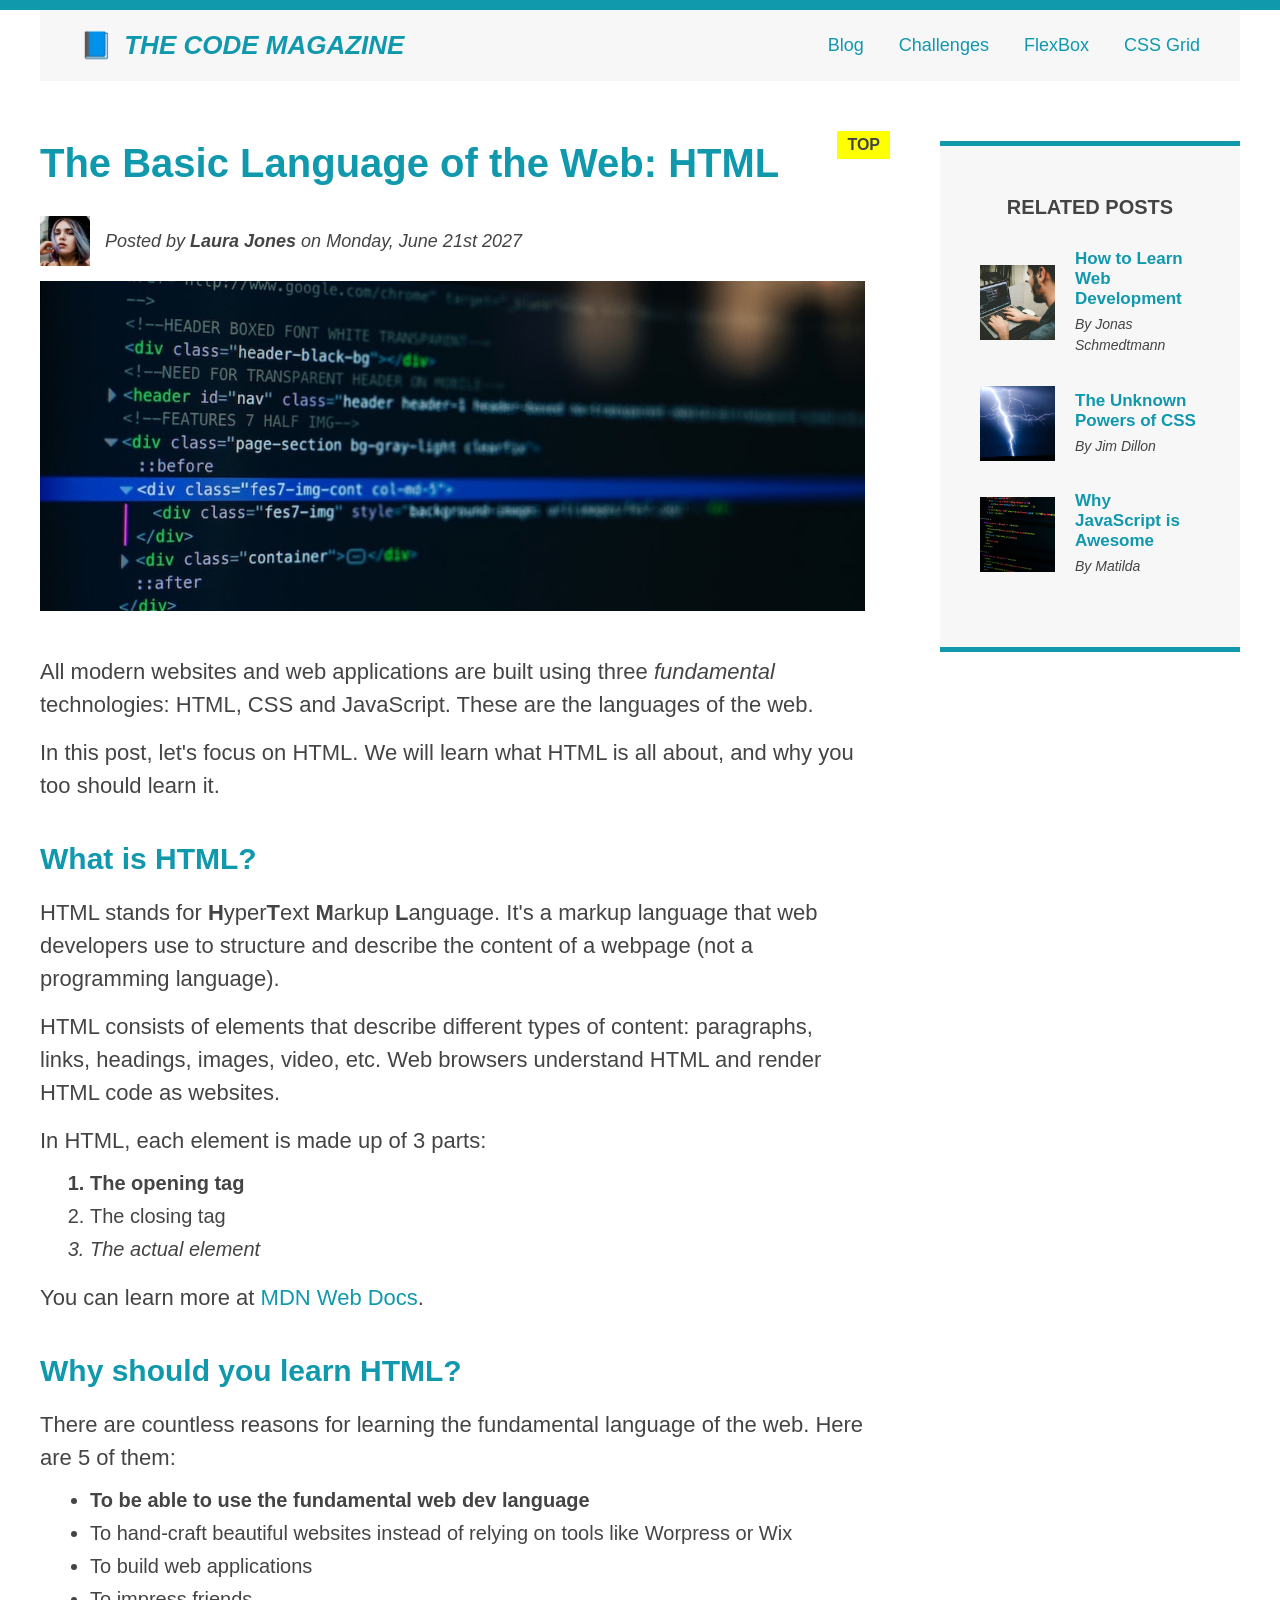
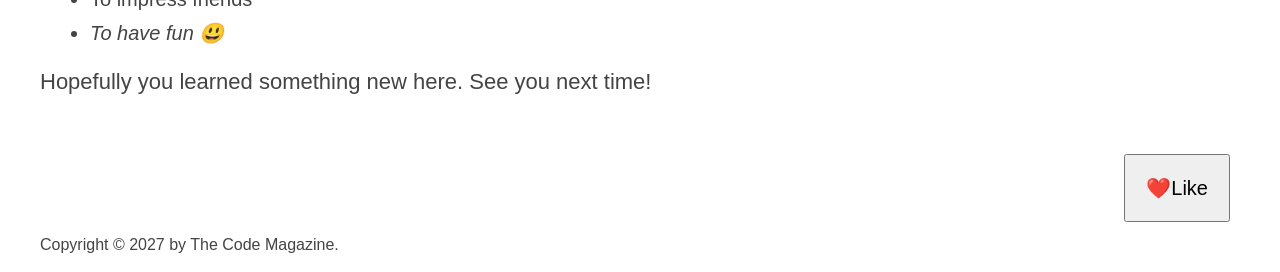
<file: index.html>
<!doctype html>
<html lang="en">
  <head>
    <meta charset="UTF-8" />
    <link href="style.css" rel="stylesheet" >
    <title>(demo)The Basic Language of the web:HTML</title>
  </head>
  <body>

    <div class="container">
    <header class="main-header clearfix">
    <h1>📘 The Code Magazine</h1>

<nav>
    <a href="blog.html">Blog</a>
    <a href="#">Challenges</a>
    <a href="flexbox.html">FlexBox</a>
    <a href="css-grid.html">CSS Grid</a>
</nav>

<!-- <div class="clear"></div> -->
</header>
<!-- <div class="row"> -->
<article>
  <header class="post-header">
    <h2>The Basic Language of the Web: HTML</h2>

    <div class="author-box">
    <img src="img/laura-jones.jpg" alt="author" height="50" width="50" class="author-img"/>

    <p id="author" class="author">Posted by <strong> Laura Jones</strong> on Monday, June 21st 2027</p>
</div>
    <img
      src="img/post-img.jpg"
      alt="html code image"
      height="200"
      width="500"
      class="post-img"  
    />
 
</header>

    <p>
      All modern websites and web applications are built using three<em>
        fundamental</em
      >
      technologies: HTML, CSS and JavaScript. These are the languages of the
      web.
    </p>

    <p>
      In this post, let's focus on HTML. We will learn what HTML is all about,
      and why you too should learn it.
    </p>

    <h3>What is HTML?</h3>

    <p>
      HTML stands for <strong>H</strong>yper<strong>T</strong>ext
      <strong>M</strong>arkup <strong>L</strong>anguage. It's a markup language
      that web developers use to structure and describe the content of a webpage
      (not a programming language).
    </p>

    <p>
      HTML consists of elements that describe different types of content:
      paragraphs, links, headings, images, video, etc. Web browsers understand
      HTML and render HTML code as websites.
    </p>

    <p>In HTML, each element is made up of 3 parts:</p>

    <ol>
      <li class="first-li">The opening tag</li>
      <li>The closing tag</li>
      <li>The actual element</li>
    </ol>

    <p>
      You can learn more at
      <a href="hhtps://developer.mozilla.org/en-US/docs/Web/HTML"
        >MDN Web Docs</a target="_blank"
      >.
    </p>

    <h3>Why should you learn HTML?</h3>

    <p>
      There are countless reasons for learning the fundamental language of the
      web. Here are 5 of them:
    </p>

    <ul>
      <li class="first-li">To be able to use the fundamental web dev language</li>
      <li>
        To hand-craft beautiful websites instead of relying on tools like
        Worpress or Wix
      </li>
      <li>To build web applications</li>
      <li>To impress friends</li>
      <li>To have fun 😃</li>
    </ul>

    <p>Hopefully you learned something new here. See you next time!</p>
    </article>
    
<aside>
    <h4>Related posts</h4>

    <ul class="related">
      <li class="related-post">
        <img src="img/related-1.jpg" alt="related1" height="75" width="75" />
        <div>
        <a href="#" class="related-link">How to Learn Web Development</a>
        <p class="related-author">By Jonas Schmedtmann</p>
        </div>
      </li>
      <li class="related-post">
        <img src="img/related-2.jpg" alt="related2" height="75" width="75" />
        <div>
        <a href="#" class="related-link">The Unknown Powers of CSS</a>
        <p class="related-author">By Jim Dillon</p>
        </div>
      </li>
      <li class="related-post">
        <img src="img/related-3.jpg" alt="related3" height="75" width="75" />
        <div>
        <a href="#" class="related-link">Why JavaScript is Awesome</a>
        <p class="related-author">By Matilda</p>
        </div>
      </li>
    </ul>
    </aside>
    <!-- </div> -->
    
    <footer>
      <p id="Copyright">Copyright &copy; 2027 by The Code Magazine.</p>
    </footer>
    </div>
       <button>❤️Like</button>
  </body>
</html>
</file>
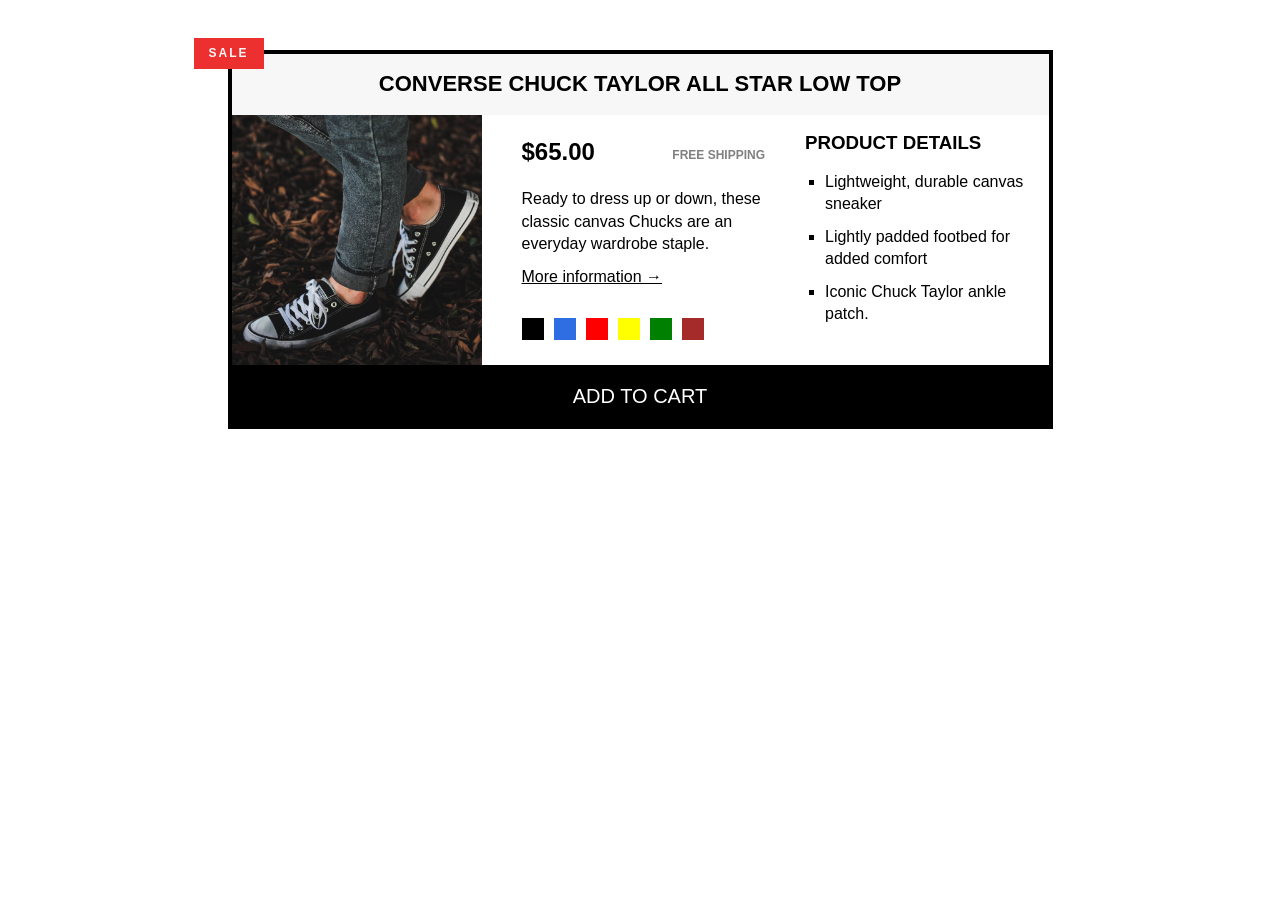
<file: challenges.html>
<!doctype html>
<html lang="en">
  <head>
    <meta charset="UTF-8" />
    <link href="challenge.css" rel="stylesheet" />
    <title>challenge</title>
  </head>
  <body>
    <div>
      <article>
        <h1>Converse Chuck Taylor All Star Low Top</h1>

        <img
          class="img"
          src="img/challenges.jpg"
          alt="shoeimage"
          height="250"
          width="250"
        />
        <div class="c1">
          <div class="product-price">
            <p class="dollar"><strong>$65.00</strong></p>
            <p class="Free">Free shipping</p>
          </div>
          <p class="sale">Sale</p>
          <p class="para">
            Ready to dress up or down, these classic canvas Chucks are an
            everyday wardrobe staple.
          </p>
          <a href="#">More information &rarr;</a>
          <div class="product-colors">
            <div class="color"></div>
            <div class="color color-blue"></div>
            <div class="color color-red"></div>
            <div class="color color-yellow"></div>
            <div class="color color-green"></div>
            <div class="color color-brown"></div>
          </div>
        </div>
        <div class="c2">
          <h3>Product details</h3>
          <ul>
            <li>Lightweight, durable canvas sneaker</li>
            <li>Lightly padded footbed for added comfort</li>
            <li>Iconic Chuck Taylor ankle patch.</li>
          </ul>
        </div>

        <button>Add to cart</button>
      </article>
    </div>
  </body>
</html>
</file>
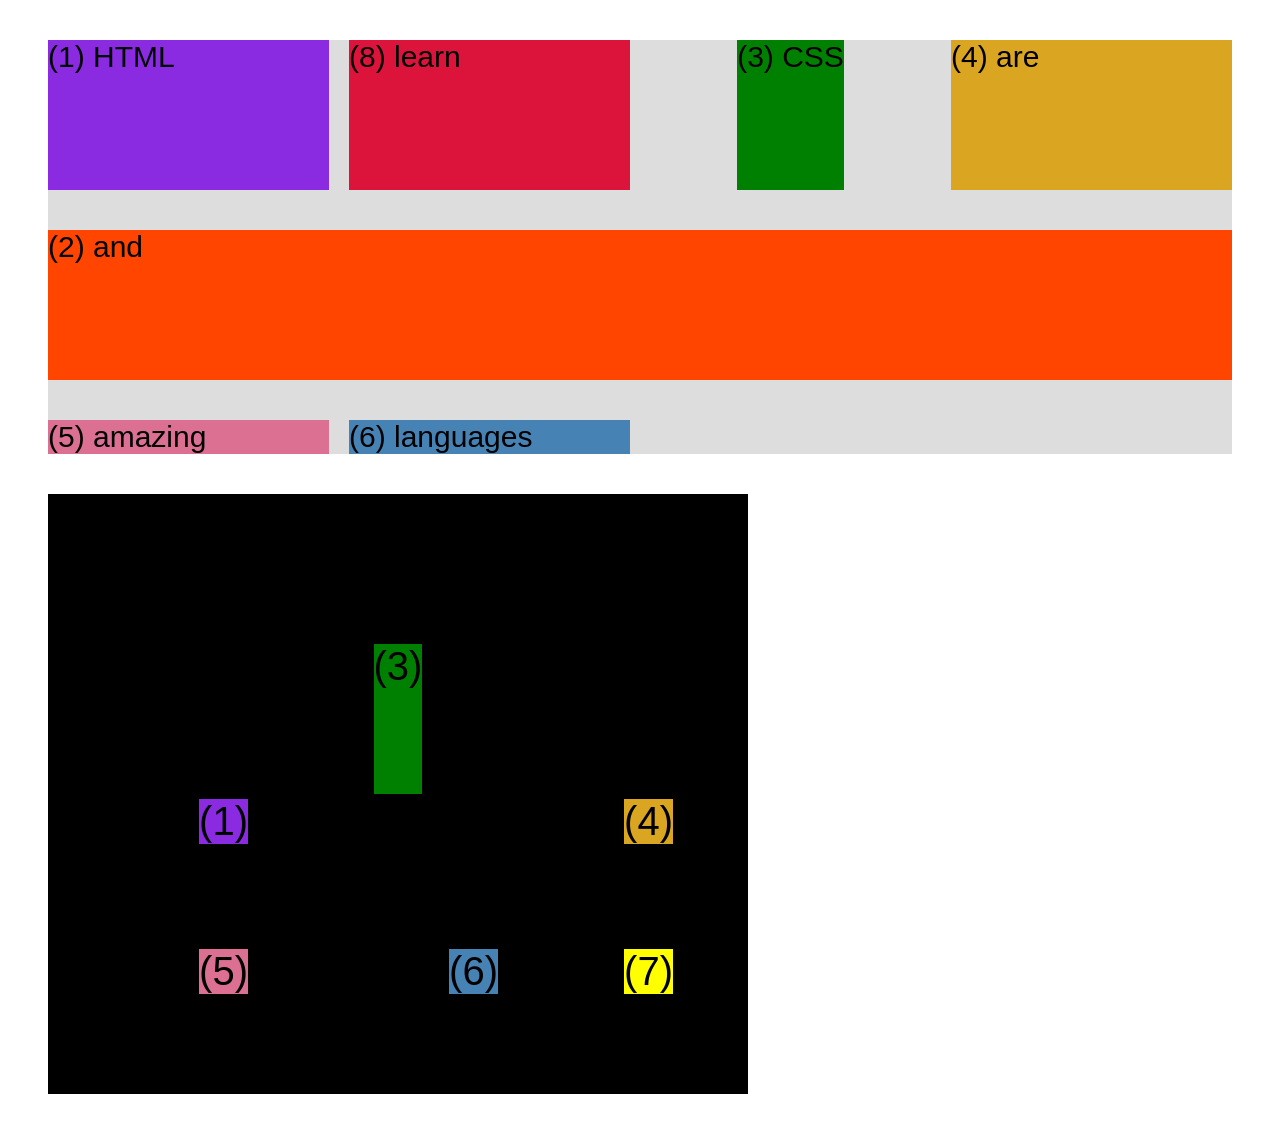
<file: css-grid.html>
<!doctype html>
<html lang="en">
  <head>
    <meta charset="UTF-8" />
    <meta http-equiv="X-UA-Compatible" content="IE=edge" />
    <meta name="viewport" content="width=device-width, initial-scale=1.0" />
    <title>CSS Grid</title>
    <style>
      .el--1 {
        background-color: blueviolet;
      }
      .el--2 {
        background-color: orangered;
      }
      .el--3 {
        background-color: green;
        height: 150px;
      }
      .el--4 {
        background-color: goldenrod;
      }
      .el--5 {
        background-color: palevioletred;
      }
      .el--6 {
        background-color: steelblue;
      }
      .el--7 {
        background-color: yellow;
      }
      .el--8 {
        background-color: crimson;
      }

      .container--1 {
        /* STARTER */
        display: none;
        font-family: sans-serif;
        background-color: #ddd;
        font-size: 30px;
        margin: 40px;

        /* CSS GRID */
        display: grid;
        /* grid-template-columns: 1fr 1fr 1fr auto; */
        /* grid-template-rows: 300px 200px; */
        grid-template-columns: repeat(4, 1fr);
        grid-template-rows: 1fr 1fr;
        /* height: 500px; */

        /* gap: 30px; */
        column-gap: 20px;
        row-gap: 40px;
      }

      .el--8 {
        grid-column: 2 / 3;
        grid-row: 1 / 2;
      }

      .el--2 {
        /* grid-column: 1 / span 1; */
        grid-column: 1 / -1;
        grid-row: 2;
      }

      .container--2 {
        /* STARTER */
        font-family: sans-serif;
        background-color: black;
        font-size: 40px;
        margin: 40px;

        width: 700px;
        height: 600px;

        /* CSS GRID */
        display: grid;
        grid-template-columns: 125px 200px 125px;
        grid-template-rows: 250px 100px;
        gap: 50px;

        justify-content: center;
        align-content: center;

        align-items: end;
        justify-items: end;
      }

      .el--3 {
        align-self: center;
        justify-self: center;
      }
    </style>
  </head>
  <body>
    <div class="container--1">
      <div class="el el--1">(1) HTML</div>
      <div class="el el--2">(2) and</div>
      <div class="el el--3">(3) CSS</div>
      <div class="el el--4">(4) are</div>
      <div class="el el--5">(5) amazing</div>
      <div class="el el--6">(6) languages</div>
      <!-- <div class="el el--7">(7) to</div> -->
      <div class="el el--8">(8) learn</div>
    </div>

    <div class="container--2">
      <div class="el el--1">(1)</div>
      <div class="el el--3">(3)</div>
      <div class="el el--4">(4)</div>
      <div class="el el--5">(5)</div>
      <div class="el el--6">(6)</div>
      <div class="el el--7">(7)</div>
    </div>
  </body>
</html>
</file>
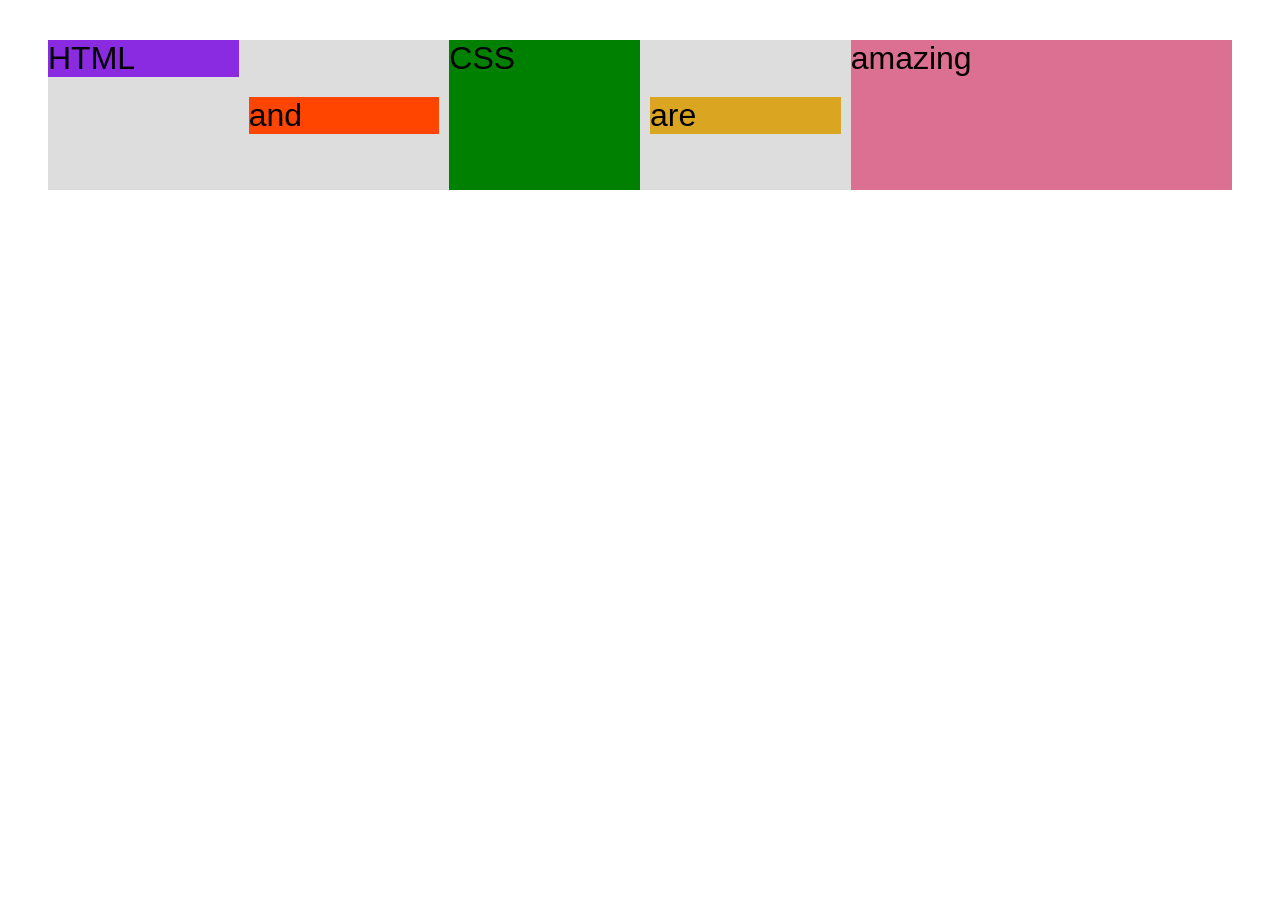
<file: flexbox.html>
<!doctype html>
<html lang="en">
  <head>
    <meta charset="UTF-8" />
    <meta http-equiv="X-UA-Compatible" content="IE=edge" />
    <meta name="viewport" content="width=device-width, initial-scale=1.0" />
    <title>Flexbox</title>
    <style>
      .el--1 {
        background-color: blueviolet;
      }
      .el--2 {
        background-color: orangered;
      }
      .el--3 {
        background-color: green;
        height: 150px;
      }
      .el--4 {
        background-color: goldenrod;
      }
      .el--5 {
        background-color: palevioletred;
      }
      .el--6 {
        background-color: steelblue;
      }
      .el--7 {
        background-color: yellow;
      }
      .el--8 {
        background-color: crimson;
      }

      .container {
        /* STARTER */
        font-family: sans-serif;
        background-color: #ddd;
        font-size: 32px;
        margin: 40px;

        /* FLEXBOX */
        display: flex;
        align-items: center;
        justify-content: flex-start;
        gap: 10px;
      }

      .el {
        /* flex-grow: 0;
        flex-shrink: 1;
        flex-basis: auto; */
        /* margin-right: 30px; */

        flex-basis: 200px;
        flex-shrink: 0;
        /* flex-grow: 1; */
        /* flex: 0 0 200px;*/
        flex: 1;
      }

      .el--1 {
        align-self: flex-start;
        flex-grow: 1;
      }

      .el--5 {
        align-self: stretch;
        order: 1;
        flex-grow: 2;
      }

      .el--6 {
        order: -1;
      }
    </style>
  </head>
  <body>
    <div class="container">
      <div class="el el--1">HTML</div>
      <div class="el el--2">and</div>
      <div class="el el--3">CSS</div>
      <div class="el el--4">are</div>
      <div class="el el--5">amazing</div>
      <!-- <div class="el el--6">languages</div> -->
      <!-- <div class="el el--7">to</div> -->
      <!-- <div class="el el--8">learn</div> -->
    </div>
  </body>
</html>
</file>
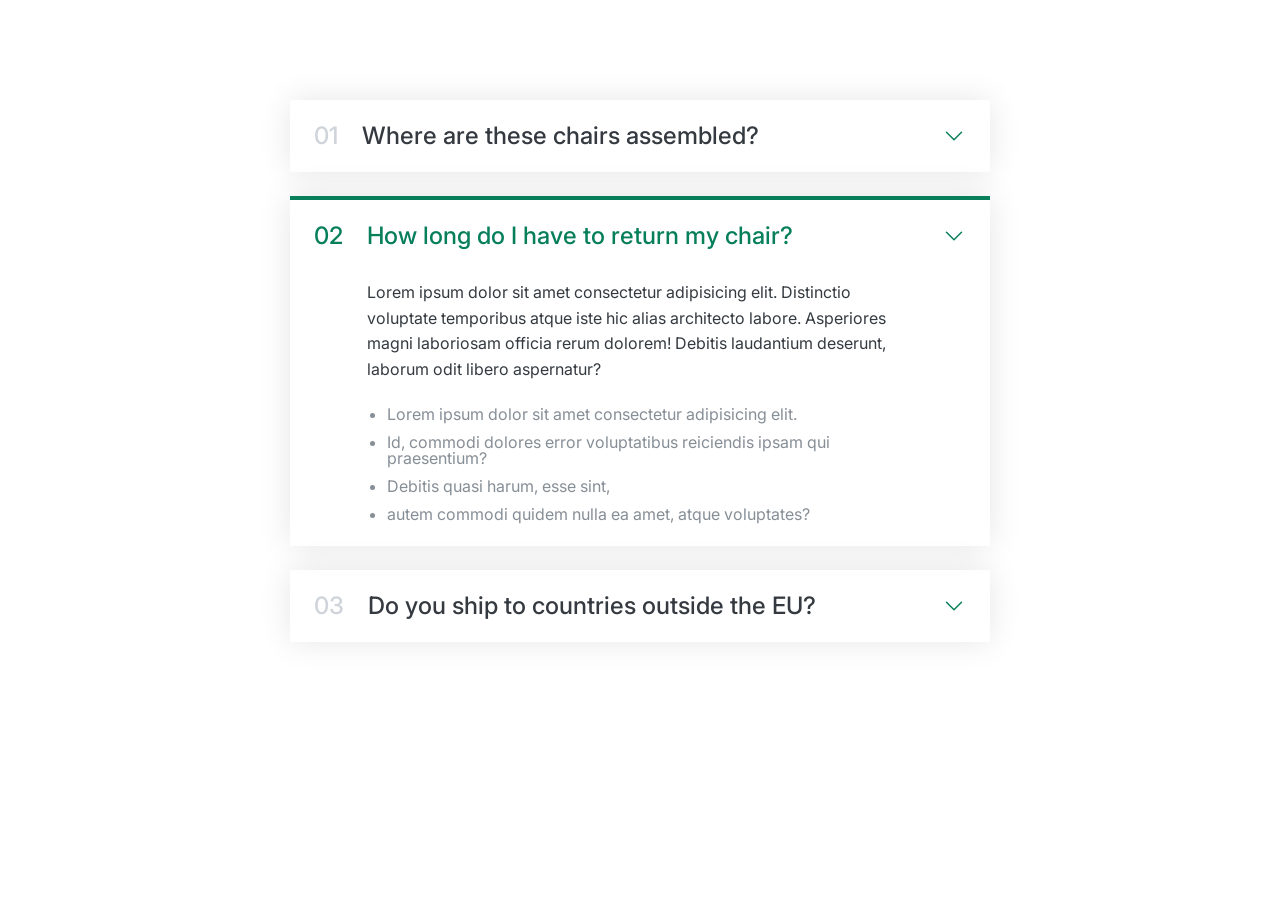
<file: Components-&-Layouts/01-accordion.html>
<!doctype html>
<html lang="en">
  <head>
    <meta charset="UTF-8" />
    <meta name="viewport" content="width=device-width, initial-scale=1.0" />
    <link rel="preconnect" href="https://fonts.googleapis.com" />
    <link rel="preconnect" href="https://fonts.gstatic.com" crossorigin />
    <link
      href="https://fonts.googleapis.com/css2?family=Inter:ital,opsz@400;500;700&display=swap"
      rel="stylesheet"
    />

    <title>Accordion Component</title>

    <style>
      * {
        margin: 0;
        padding: 0;
        box-sizing: border-box;
      }

      body {
        font-family: "Inter", sans-serif;
        color: #343a40;
        line-height: 1;
      }
      .accordion {
        width: 700px;
        margin: 100px auto;
        display: flex;
        flex-direction: column;
        gap: 24px;
      }

      .item {
        box-shadow: 0 0 32px rgb(0, 0, 0, 0.1);
        padding: 24px;

        display: grid;
        grid-template-columns: auto 1fr auto;
        column-gap: 24px;
        row-gap: 32px;
        align-items: center;
      }

      .number,
      .text {
        font-size: 24px;
        font-weight: 500;
        /* color: #087f5b; */
      }

      .number {
        color: #ced4da;
      }
      .icon {
        width: 24px;
        height: 24px;
        stroke: #087f5b;
      }

      .hidden-box {
        grid-column: 2;
        display: none;
      }

      .open {
        border-top: 4px solid #087f5b;
      }

      .open .hidden-box {
        display: block;
      }

      .open .number,
      .open .text {
        color: #087f5b;
      }

      .hidden-box p {
        line-height: 1.6;
        margin-bottom: 24px;
      }

      .hidden-box ul {
        color: #868e96;
        margin-left: 20px;
        display: flex;
        flex-direction: column;
        gap: 12px;
      }
    </style>
  </head>
  <body>
    <div class="accordion">
      <div class="item">
        <p class="number">01</p>
        <p class="text">Where are these chairs assembled?</p>
        <svg
          xmlns="http://www.w3.org/2000/svg"
          fill="none"
          viewBox="0 0 24 24"
          stroke-width="1.5"
          stroke="currentColor"
          class="icon"
        >
          <path
            stroke-linecap="round"
            stroke-linejoin="round"
            d="m19.5 8.25-7.5 7.5-7.5-7.5"
          />
        </svg>

        <div class="hidden-box">
          <p>
            Lorem ipsum dolor sit amet consectetur adipisicing elit. Distinctio
            voluptate temporibus atque iste hic alias architecto labore.
            Asperiores magni laboriosam officia rerum dolorem! Debitis
            laudantium deserunt, laborum odit libero aspernatur?
          </p>
          <ul>
            <li>Lorem ipsum dolor sit amet consectetur adipisicing elit.</li>
            <li>
              Id, commodi dolores error voluptatibus reiciendis ipsam qui
              praesentium?
            </li>
            <li>Debitis quasi harum, esse sint,</li>
            <li>autem commodi quidem nulla ea amet, atque voluptates?</li>
          </ul>
        </div>
      </div>

      <div class="item open">
        <p class="number">02</p>
        <p class="text">How long do I have to return my chair?</p>
        <svg
          xmlns="http://www.w3.org/2000/svg"
          fill="none"
          viewBox="0 0 24 24"
          stroke-width="1.5"
          stroke="currentColor"
          class="icon"
        >
          <path
            stroke-linecap="round"
            stroke-linejoin="round"
            d="m19.5 8.25-7.5 7.5-7.5-7.5"
          />
        </svg>

        <div class="hidden-box">
          <p>
            Lorem ipsum dolor sit amet consectetur adipisicing elit. Distinctio
            voluptate temporibus atque iste hic alias architecto labore.
            Asperiores magni laboriosam officia rerum dolorem! Debitis
            laudantium deserunt, laborum odit libero aspernatur?
          </p>
          <ul>
            <li>Lorem ipsum dolor sit amet consectetur adipisicing elit.</li>
            <li>
              Id, commodi dolores error voluptatibus reiciendis ipsam qui
              praesentium?
            </li>
            <li>Debitis quasi harum, esse sint,</li>
            <li>autem commodi quidem nulla ea amet, atque voluptates?</li>
          </ul>
        </div>
      </div>

      <div class="item">
        <p class="number">03</p>
        <p class="text">Do you ship to countries outside the EU?</p>
        <svg
          xmlns="http://www.w3.org/2000/svg"
          fill="none"
          viewBox="0 0 24 24"
          stroke-width="1.5"
          stroke="currentColor"
          class="icon"
        >
          <path
            stroke-linecap="round"
            stroke-linejoin="round"
            d="m19.5 8.25-7.5 7.5-7.5-7.5"
          />
        </svg>

        <div class="hidden-box">
          <p>
            Lorem ipsum dolor sit amet consectetur adipisicing elit. Distinctio
            voluptate temporibus atque iste hic alias architecto labore.
            Asperiores magni laboriosam officia rerum dolorem! Debitis
            laudantium deserunt, laborum odit libero aspernatur?
          </p>
          <ul>
            <li>Lorem ipsum dolor sit amet consectetur adipisicing elit.</li>
            <li>
              Id, commodi dolores error voluptatibus reiciendis ipsam qui
              praesentium?
            </li>
            <li>Debitis quasi harum, esse sint,</li>
            <li>autem commodi quidem nulla ea amet, atque voluptates?</li>
          </ul>
        </div>
      </div>
    </div>
  </body>
</html>
</file>
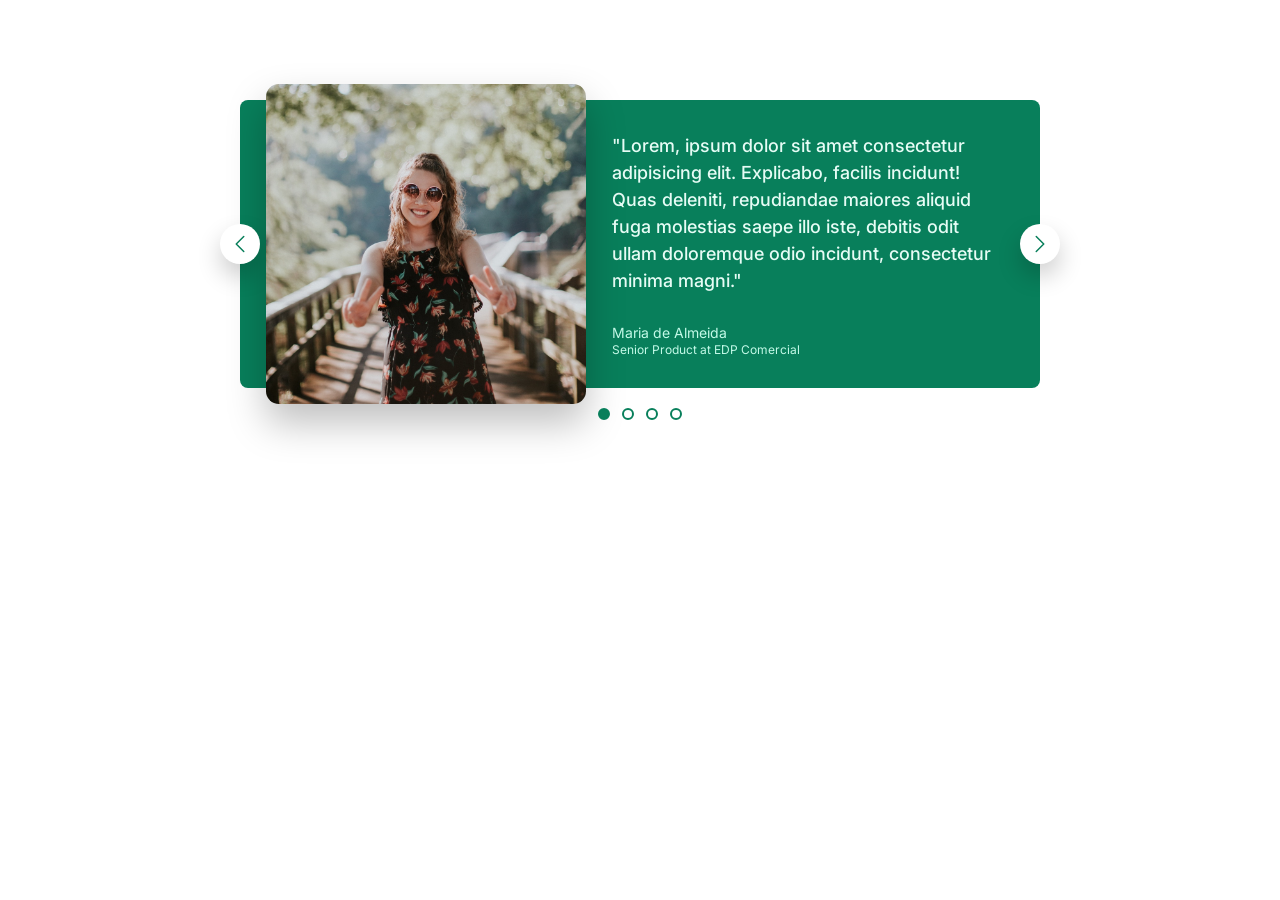
<file: Components-&-Layouts/02-carousel.html>
<!doctype html>
<html lang="en">
  <head>
    <meta charset="UTF-8" />
    <meta name="viewport" content="width=device-width, initial-scale=1.0" />
    <link rel="preconnect" href="https://fonts.googleapis.com" />
    <link rel="preconnect" href="https://fonts.gstatic.com" crossorigin />
    <link
      href="https://fonts.googleapis.com/css2?family=Inter:ital,opsz@400;500;700&display=swap"
      rel="stylesheet"
    />

    <title>Carousel Component</title>

    <style>
      * {
        margin: 0;
        padding: 0;
        box-sizing: border-box;
      }

      body {
        font-family: "Inter", sans-serif;
        color: #343a40;
        line-height: 1;
      }

      .carousel {
        width: 800px;
        margin: 100px auto;
        background-color: #087f5b;
        border-radius: 8px;
        display: flex;
        align-items: center;
        padding: 32px 48px 32px 86px;
        gap: 86px;
        position: relative;
      }

      img {
        height: 200px;
        border-radius: 8px;
        transform: scale(1.6);
        box-shadow: 0 12px 24px rgba(0, 0, 0, 0.25);
      }

      .testimonial-text {
        font-size: 18px;
        font-weight: 500;
        line-height: 1.5;
        margin-bottom: 32px;
        color: #e6fcf5;
      }

      .testimonial-author {
        font-size: 14px;
        margin-bottom: 4px;
        color: #c3fae8;
      }

      .testimonial-job {
        font-size: 12px;
        color: #c3fae8;
      }

      .btn {
        background-color: #fff;
        border: none;
        height: 40px;
        width: 40px;
        border-radius: 50%;
        position: absolute;
        display: flex;
        box-shadow: 0 12px 24px rgba(0, 0, 0, 0.2);
        align-items: center;
        justify-content: center;
        cursor: pointer;
      }

      .btn-icon {
        height: 24px;
        width: 24px;
        stroke: #087f5b;
      }

      .btn--left {
        left: 0;
        top: 50%;
        transform: translate(-50%, -50%);
      }

      .btn--right {
        right: 0;
        top: 50%;
        transform: translate(50%, -50%);
      }

      .dots {
        position: absolute;
        left: 50%;
        bottom: 0;
        transform: translate(-50%, 32px);
        display: flex;
        gap: 12px;
      }

      .dot {
        height: 12px;
        width: 12px;
        background-color: #fff;
        border: 2px solid #087f5b;
        border-radius: 50%;
        cursor: pointer;
      }

      .dot--fill {
        background-color: #087f5b;
      }
    </style>
  </head>
  <body>
    <div class="carousel">
      <img src="maria.jpg" alt="maria de almedia" />
      <blockquote class="testimonial">
        <p class="testimonial-text">
          "Lorem, ipsum dolor sit amet consectetur adipisicing elit. Explicabo,
          facilis incidunt! Quas deleniti, repudiandae maiores aliquid fuga
          molestias saepe illo iste, debitis odit ullam doloremque odio
          incidunt, consectetur minima magni."
        </p>
        <p class="testimonial-author">Maria de Almeida</p>
        <p class="testimonial-job">Senior Product at EDP Comercial</p>
      </blockquote>

      <button class="btn btn--left">
        <svg
          xmlns="http://www.w3.org/2000/svg"
          fill="none"
          viewBox="0 0 24 24"
          stroke-width="1.5"
          stroke="currentColor"
          class="btn-icon"
        >
          <path
            stroke-linecap="round"
            stroke-linejoin="round"
            d="M15.75 19.5 8.25 12l7.5-7.5"
          />
        </svg>
      </button>
      <button class="btn btn--right">
        <svg
          xmlns="http://www.w3.org/2000/svg"
          fill="none"
          viewBox="0 0 24 24"
          stroke-width="1.5"
          stroke="currentColor"
          class="btn-icon"
        >
          <path
            stroke-linecap="round"
            stroke-linejoin="round"
            d="m8.25 4.5 7.5 7.5-7.5 7.5"
          />
        </svg>
      </button>
      <div class="dots">
        <button class="dot dot--fill">&nbsp</button>
        <button class="dot">&nbsp</button>
        <button class="dot">&nbsp</button>
        <button class="dot">&nbsp</button>
      </div>
    </div>
  </body>
</html>
</file>
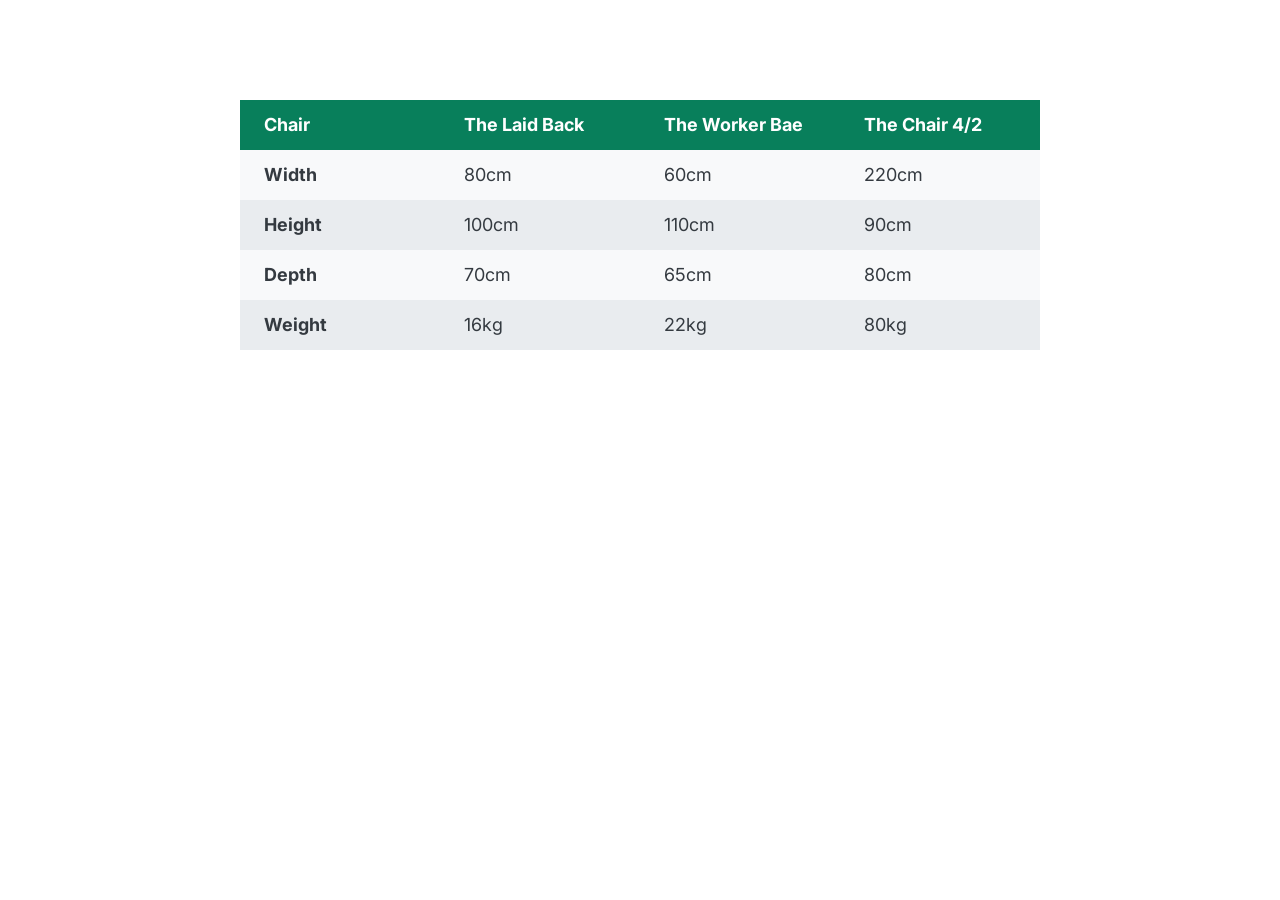
<file: Components-&-Layouts/03-table.html>
<!doctype html>
<html lang="en">
  <head>
    <meta charset="UTF-8" />
    <meta name="viewport" content="width=device-width, initial-scale=1.0" />
    <link rel="preconnect" href="https://fonts.googleapis.com" />
    <link rel="preconnect" href="https://fonts.gstatic.com" crossorigin />
    <link
      href="https://fonts.googleapis.com/css2?family=Inter:ital,opsz@400;500;700&display=swap"
      rel="stylesheet"
    />

    <title>Accordion Component</title>

    <style>
      * {
        margin: 0;
        padding: 0;
        box-sizing: border-box;
      }

      body {
        font-family: "Inter", sans-serif;
        color: #343a40;
        line-height: 1;
        display: flex;
        justify-content: center;
      }

      table {
        width: 800px;
        font-size: 18px;
        margin-top: 100px;
        /* border: 1px solid #343a40; */
        border-collapse: collapse;
      }

      th,
      td {
        /* border: 1px solid #343a40; */
        padding: 16px 24px;
        text-align: left;
      }
      thead th {
        background-color: #087f5b;
        color: white;
        width: 25%;
      }

      tbody tr:nth-child(odd) {
        background-color: #f8f9fa;
      }

      tbody tr:nth-child(even) {
        background-color: #e9ecef;
      }
    </style>
  </head>
  <body>
    <table>
      <thead>
        <tr>
          <th>Chair</th>
          <th>The Laid Back</th>
          <th>The Worker Bae</th>
          <th>The Chair 4/2</th>
        </tr>
      </thead>

      <tbody>
        <tr>
          <th>Width</th>
          <td>80cm</td>
          <td>60cm</td>
          <td>220cm</td>
        </tr>
        <tr>
          <th>Height</th>
          <td>100cm</td>
          <td>110cm</td>
          <td>90cm</td>
        </tr>
        <tr>
          <th>Depth</th>
          <td>70cm</td>
          <td>65cm</td>
          <td>80cm</td>
        </tr>
        <tr>
          <th>Weight</th>
          <td>16kg</td>
          <td>22kg</td>
          <td>80kg</td>
        </tr>
      </tbody>
    </table>
  </body>
</html>
</file>
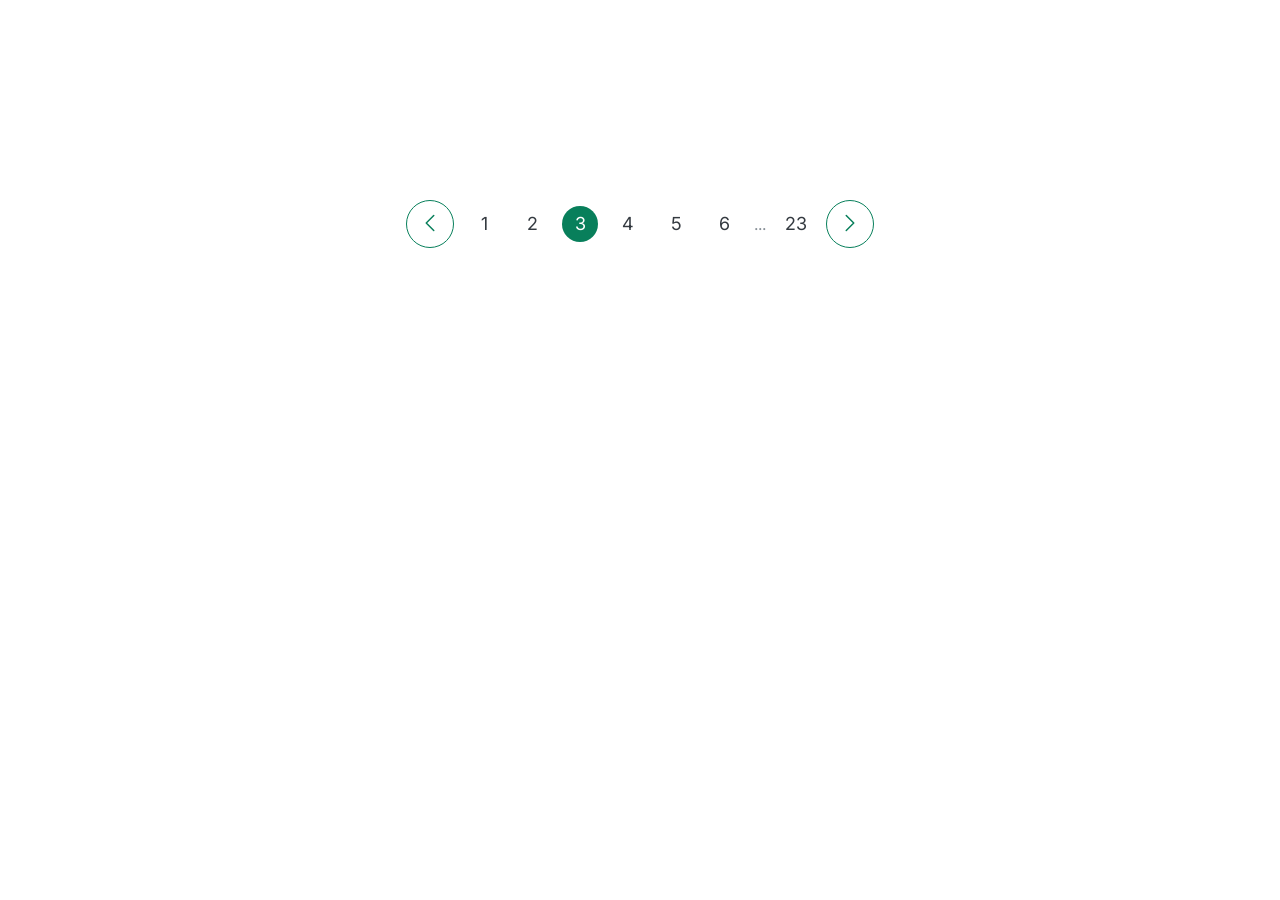
<file: Components-&-Layouts/04-pagination.html>
<!doctype html>
<html lang="en">
  <head>
    <meta charset="UTF-8" />
    <meta name="viewport" content="width=device-width, initial-scale=1.0" />
    <link rel="preconnect" href="https://fonts.googleapis.com" />
    <link rel="preconnect" href="https://fonts.gstatic.com" crossorigin />
    <link
      href="https://fonts.googleapis.com/css2?family=Inter:ital,opsz@400;500;700&display=swap"
      rel="stylesheet"
    />

    <title>Accordion Component</title>

    <style>
      * {
        margin: 0;
        padding: 0;
        box-sizing: border-box;
      }

      body {
        font-family: "Inter", sans-serif;
        color: #343a40;
        line-height: 1;
        display: flex;
        justify-content: center;
      }

      .pagination {
        display: flex;
        align-items: center;
        gap: 12px;
        margin-top: 200px;
      }
      .btn {
        border: 1px solid #087f5b;
        height: 48px;
        width: 48px;
        border-radius: 50%;
        background: none;
        cursor: pointer;
      }

      .btn:hover {
        background-color: #087f5b;
      }
      .btn:hover .btn-icon {
        stroke: white;
      }
      .dots {
        color: #868e96;
      }

      .page-link:link,
      .page-link:visited {
        font-size: 18px;
        color: #343a40;
        text-decoration: none;
        height: 36px;
        width: 36px;
        border-radius: 50%;

        display: flex;
        align-items: center;
        justify-content: center;
      }

      .page-link:hover,
      .page-link:active,
      .page-link.page-link--current {
        background-color: #087f5b;
        color: #fff;
      }
      .btn-icon {
        height: 24px;
        width: 24px;
        stroke: #087f5b;
      }
    </style>
  </head>
  <body>
    <div class="pagination">
      <button class="btn">
        <svg
          xmlns="http://www.w3.org/2000/svg"
          fill="none"
          viewBox="0 0 24 24"
          stroke-width="1.5"
          stroke="currentColor"
          class="btn-icon"
        >
          <path
            stroke-linecap="round"
            stroke-linejoin="round"
            d="M15.75 19.5 8.25 12l7.5-7.5"
          />
        </svg>
      </button>
      <a href="#" class="page-link">1</a>
      <a href="#" class="page-link">2</a>
      <a href="#" class="page-link page-link--current">3</a>
      <a href="#" class="page-link">4</a>
      <a href="#" class="page-link">5</a>
      <a href="#" class="page-link">6</a>
      <span class="dots">...</span>
      <a href="#" class="page-link">23</a>
      <button class="btn">
        <svg
          xmlns="http://www.w3.org/2000/svg"
          fill="none"
          viewBox="0 0 24 24"
          stroke-width="1.5"
          stroke="currentColor"
          class="btn-icon"
        >
          <path
            stroke-linecap="round"
            stroke-linejoin="round"
            d="m8.25 4.5 7.5 7.5-7.5 7.5"
          />
        </svg>
      </button>
    </div>
  </body>
</html>
</file>
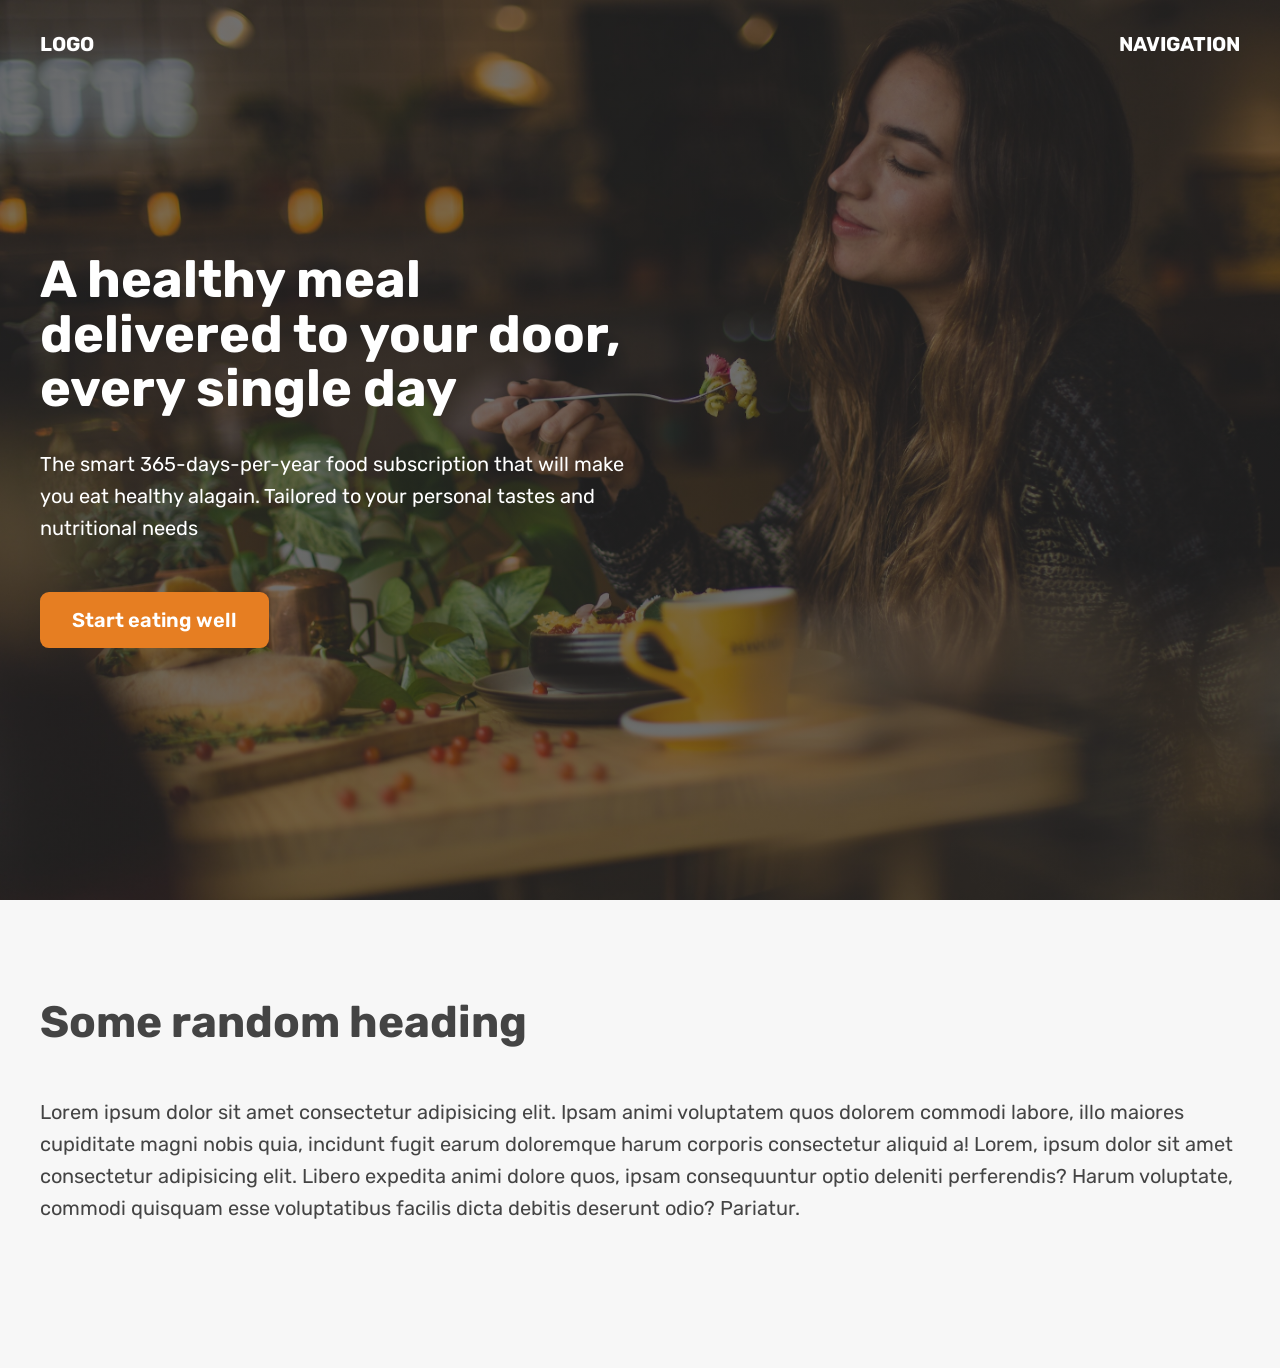
<file: Components-&-Layouts/05-hero.html>
<!doctype html>
<html lang="en">
  <head>
    <meta charset="UTF-8" />
    <meta name="viewport" content="width=device-width, initial-scale=1.0" />
    <title>Omnifood Hero Section</title>
    <link rel="preconnect" href="https://fonts.googleapis.com" />
    <link rel="preconnect" href="https://fonts.gstatic.com" crossorigin />
    <link
      href="https://fonts.googleapis.com/css2?family=Rubik:ital,wght@400;500;700&display=swap"
      rel="stylesheet"
    />

    <style>
      * {
        margin: 0;
        padding: 0;
        box-sizing: border-box;
      }
      html {
        font-family: "Rubik", sans-serif;
        color: #444;
      }

      .container {
        margin: 0 auto;
        width: 1200px;
      }

      header {
        height: 100vh;
        position: relative;
        background-image:
          linear-gradient(rgb(34, 34, 34, 0.6), rgb(34, 34, 34, 0.6)),
          url(hero.jpg);
        background-size: cover;
        color: white;
      }

      nav {
        font-size: 20px;
        font-weight: 700;
        display: flex;
        justify-content: space-between;
        padding-top: 32px;
        /* background-image: linear-gradient(to right, red, blue); */
      }

      .header-container {
        width: 1200px;
        position: absolute;

        left: 50%;
        top: 50%;
        transform: translate(-50%, -50%);
        /* text-align: center; */
      }

      .header-container-inner {
        width: 50%;
      }

      h1 {
        font-size: 52px;
        margin-bottom: 32px;
        line-height: 1.05;
      }

      p {
        font-size: 20px;
        line-height: 1.6;
        margin-bottom: 48px;
      }

      .btn:link,
      .btn:visited {
        font-size: 20px;
        font-weight: 600;
        background-color: #e67e22;
        color: white;
        text-decoration: none;
        display: inline-block;
        padding: 16px 32px;
        border-radius: 9px;
      }

      h2 {
        font-size: 44px;
        margin-bottom: 48px;
      }

      section {
        padding: 96px 0;
        background-color: #f7f7f7;
      }
    </style>
  </head>
  <body>
    <header>
      <nav class="container">
        <div>LOGO</div>
        <div>NAVIGATION</div>
      </nav>

      <div class="header-container">
        <div class="header-container-inner">
          <h1>A healthy meal delivered to your door, every single day</h1>
          <p>
            The smart 365-days-per-year food subscription that will make you eat
            healthy alagain. Tailored to your personal tastes and nutritional
            needs
          </p>
          <a href="#" class="btn">Start eating well</a>
        </div>
      </div>
    </header>

    <section>
      <div class="container">
        <h2>Some random heading</h2>
        <p>
          Lorem ipsum dolor sit amet consectetur adipisicing elit. Ipsam animi
          voluptatem quos dolorem commodi labore, illo maiores cupiditate magni
          nobis quia, incidunt fugit earum doloremque harum corporis consectetur
          aliquid a! Lorem, ipsum dolor sit amet consectetur adipisicing elit.
          Libero expedita animi dolore quos, ipsam consequuntur optio deleniti
          perferendis? Harum voluptate, commodi quisquam esse voluptatibus
          facilis dicta debitis deserunt odio? Pariatur.
        </p>
      </div>
    </section>
  </body>
</html>
</file>
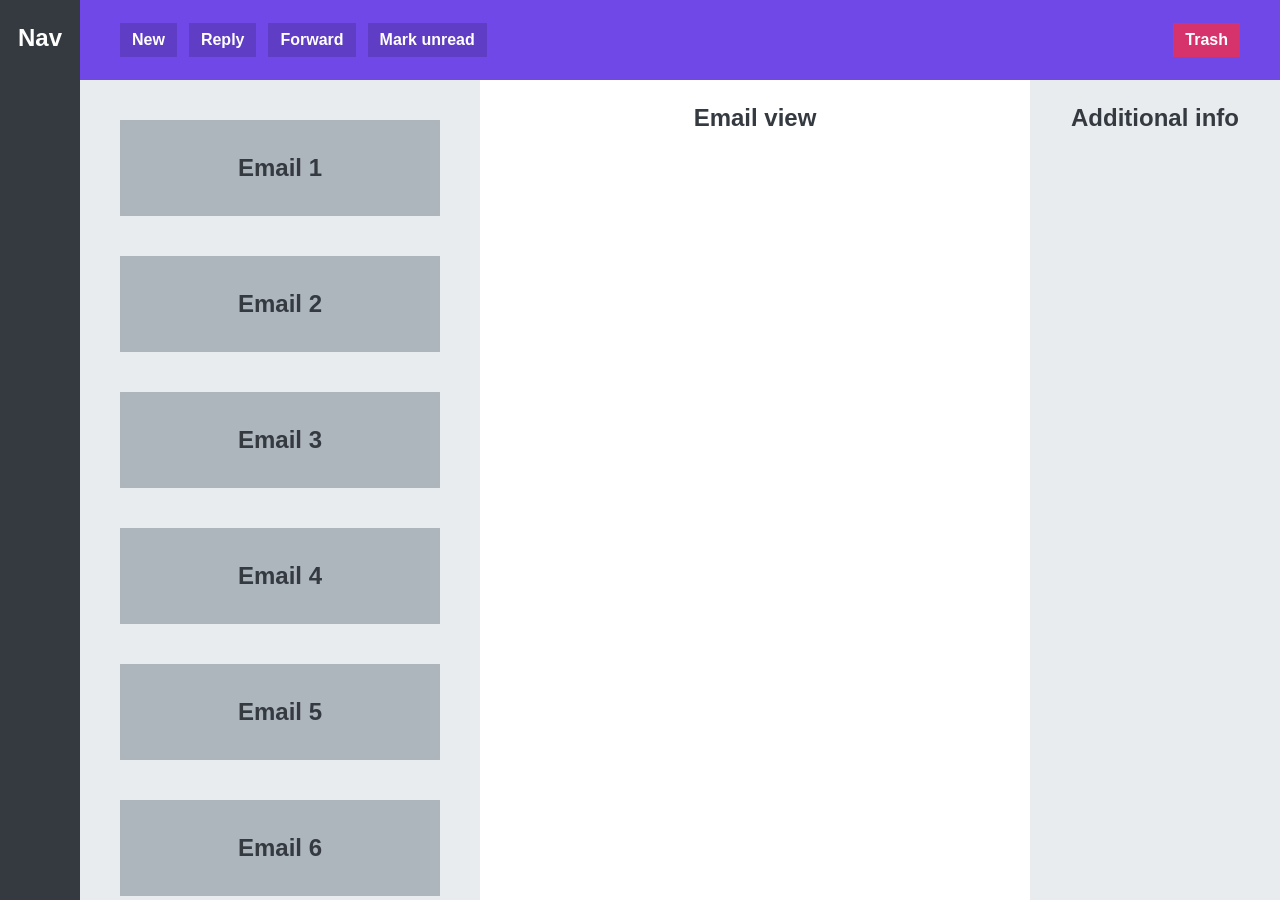
<file: Components-&-Layouts/06-app-layout.html>
<!doctype html>
<html lang="en">
  <head>
    <meta charset="UTF-8" />
    <meta name="viewport" content="width=device-width, initial-scale=1.0" />
    <title>App Layout</title>
    <style>
      * {
        margin: 0;
        padding: 0;
        box-sizing: border-box;
      }

      body {
        font-family: sans-serif;
        color: #343a40;
        font-size: 24px;
        height: 100vh;
        text-align: center;
        display: grid;
        grid-template-columns: 80px 400px 1fr 250px;
        grid-template-rows: 80px 1fr;
        font-weight: bold;
      }

      nav,
      section,
      main,
      aside {
        padding-top: 24px;
      }

      nav {
        background-color: #343a40;
        color: white;
        grid-row: 1 / -1;
      }

      menu {
        background-color: #7048e8;
        display: flex;
        grid-column: 2 / -1;
        align-items: center;
        gap: 12px;
        padding: 0 40px;
      }
      section {
        background-color: #e9ecef;
        padding: 40px;
        display: flex;
        flex-direction: column;
        gap: 40px;
        overflow: scroll;
      }

      aside {
        background-color: #e9ecef;
      }

      button {
        display: inline-block;
        font-size: 16px;
        font-weight: bold;
        background-color: #5f3dc4;
        border: none;
        cursor: pointer;
        color: #fff;
        padding: 8px 12px;
      }

      button:last-child {
        background-color: #d6336c;
        margin-left: auto;
      }

      .email {
        background-color: #adb5bd;
        height: 96px;
        display: flex;
        align-items: center;
        justify-content: center;
        flex-shrink: 0;
      }
    </style>
  </head>
  <body>
    <nav>Nav</nav>
    <menu>
      <button>New</button>
      <button>Reply</button>
      <button>Forward</button>
      <button>Mark unread</button>
      <button>Trash</button>
    </menu>
    <section>
      <div class="email">Email 1</div>
      <div class="email">Email 2</div>
      <div class="email">Email 3</div>
      <div class="email">Email 4</div>
      <div class="email">Email 5</div>
      <div class="email">Email 6</div>
      <div class="email">Email 7</div>
      <div class="email">Email 8</div>
      <div class="email">Email 9</div>
      <div class="email">Email 10</div>
    </section>
    <main>Email view</main>
    <aside>Additional info</aside>
  </body>
</html>
</file>
<file: style.css>
* {
  margin: 0;
  padding: 0;
  box-sizing: border-box;
}

body {
  color: #444;
  font-family: sans-serif;
  border-top: 10px solid #1098ad;
  position: relative;
}

.container {
  width: 1200px;
  /* margin-left: auto;
  margin-right: auto; */
  margin: 0 auto;
  /* position: relative; */
}

.main-header {
  background-color: #f7f7f7;
  padding: 20px 40px;
  /* margin-bottom: 60px; */
  /* height: 80px; */
}

nav {
  font-size: 18px;
  /* text-align: center; */
}

article {
  margin-bottom: 60px;
}

.post-header {
  margin-bottom: 40px;
}

aside {
  background-color: #f7f7f7;
  border-top: 5px solid #1098ad;
  border-bottom: 5px solid #1098ad;
  /* padding-top: 50px;
  padding-bottom: 50px; */
  padding: 50px 40px;

  /* width: 500px; */
}

h1,
h2,
h3 {
  color: #1098ad;
}

h1 {
  font-size: 26px;
  font-style: italic;
  text-transform: uppercase;
}

h2 {
  font-size: 40px;
  margin-bottom: 30px;
}

h3 {
  font-size: 30px;
  margin-bottom: 20px;
  margin-top: 40px;
}

h4 {
  font-size: 20px;
  margin-bottom: 30px;
  text-transform: uppercase;
  text-align: center;
}

p {
  font-size: 22px;
  line-height: 1.5;
  margin-bottom: 15px;
}

ul,
ol {
  margin-left: 50px;
  margin-bottom: 20px;
}

li {
  font-size: 20px;
  margin-bottom: 10px;
}

li:last-child {
  margin-bottom: 0;
}
/* footer p {
  font-size: 16px;
} */

/* article header p {
  font-style: italic;
} */

#author {
  font-style: italic;
  font-size: 18px;
}

#Copyright {
  font-size: 16px;
}

.related-author {
  font-size: 18px;
  font-weight: bold;
}

.related {
  list-style: none;
  margin-left: 0;
}

/* .first-li {
  font-weight: bold;
} */

li:first-child {
  font-weight: bold;
}

li:last-child {
  font-style: italic;
}

/* li:nth-child(2) {
  color: red;
} */

/* styling links */
a:link {
  color: #1098ad;
  text-decoration: none;
}

a:visited {
  color: #1098ad;
}

a:hover {
  color: orangered;
  font-weight: bold;
  text-decoration: underline orangered;
}
a:active {
  background-color: black;
  font-style: italic;
}

.post-img {
  width: 100%;
  height: auto;
}

nav a:link {
  /* background-color: #888f90;
  margin: 20px;
  display: block; */
  margin-right: 30px;
  /* margin-top: 10px; */
  display: inline-block;
}

nav a:link:last-child {
  margin-right: 0;
}

button {
  font-size: 20px;
  padding: 20px;
  cursor: pointer;
  position: absolute;
  bottom: 50px;
  right: 50px;
}

h1::first-letter {
  font-style: normal;
  margin-right: 5px;
}

/* h3 + p::first-line {
  color: #1098ad;
} */
h2 {
  position: relative;
}

h2::after {
  content: "TOP";
  background-color: yellow;
  font-size: 16px;
  font-weight: bold;
  display: inline-block;
  padding: 5px 10px;
  position: absolute;
  top: -10px;
  right: -25px;
  color: #444;
}

/* .author-img {
  float: left;
  margin-bottom: 20px;
} */

/* .author {
  /* padding-left: 80px; */
/* padding-top: 10px;
  float: left;
  margin-left: 20px;
  margin-top: 10px; */
/* } */

/* h1 {
  float: left;
}

nav {
  float: right;
} */

/* .clear {
  clear: both;
} */

/* .clearfix::after {
  clear: both;
  content: "";
  display: block;
}

article {
  width: 825px;
  float: left;
}

aside {
  width: 300px;
  float: right;
}

footer {
  clear: both;
} */

.main-header {
  display: flex;
  align-items: center;
  justify-content: space-between;
}

.author-box {
  display: flex;
  align-items: center;
  margin-bottom: 15px;
}

.author {
  margin-bottom: 0;
  margin-left: 15px;
}

.related-post {
  display: flex;
  align-items: center;
  gap: 20px;
  margin-bottom: 30px;
}

.related-link:link {
  font-size: 17px;
  font-weight: bold;
  font-style: normal;
  margin-bottom: 5px;
  display: block;
}

.related-author {
  margin-bottom: 0;
  font-size: 14px;
  font-weight: normal;
  font-style: italic;
}
/* 
.row {
  display: flex;
  align-items: flex-start;
  gap: 75px;
  margin-bottom: 60px;
}

article {
  flex: 1;
  margin-bottom: 0;
}

aside {
  /* flex-basis: 300px; */
/* flex: 0 0 300px; */
/* flex-shrink: 1; */
/* flex-basis: auto; */
/* } */

.container {
  display: grid;
  grid-template-columns: 1fr 300px;
  column-gap: 75px;
  row-gap: 60px;
  align-items: start;
}

.main-header {
  grid-column: 1 / -1;
}

footer {
  /* background-color: #1098ad; */
  grid-column: 1 / -1;
}
</file>
<file: challenge.css>
* {
  padding: 0;
  margin: 0;
  box-sizing: border-box;
}

body {
  font-family: sans-serif;
  line-height: 1.4;
}

article {
  border: 4px solid black;
  width: 825px;
  margin: 50px auto;
  position: relative;
  display: grid;
  grid-template-columns: 250px 1fr 1fr;
  column-gap: 40px;
}

h1 {
  font-size: 22px;
  font-family: sans-serif;
  text-transform: uppercase;
  text-align: center;
  background-color: #f7f7f7;
  padding: 15px;
  grid-column: 1 / -1;
}

.dollar {
  font-size: 24px;
  /* float: left; */
}

.Free {
  color: gray;
  text-transform: uppercase;
  font-size: 12px;
  font-weight: bold;
  /* float: right; */
  margin-top: 8px;
}

a:link,
a:visited {
  color: black;
}

a:hover,
a:active {
  text-decoration: none;
}

.para {
  margin-bottom: 10px;
  clear: both;
  margin-top: 10px;
}

h3 {
  text-transform: uppercase;
  margin: 15px 0;
}

ul {
  list-style: square;
  margin-left: 20px;
}

li {
  margin-bottom: 10px;
}

button {
  font-size: 20px;
  text-transform: uppercase;
  color: white;
  background-color: black;
  border: none;
  cursor: pointer;
  width: 100%;
  height: 60px;
  border-top: 4px solid black;
  grid-column: 1 / -1;
}

button:hover {
  color: black;
  background-color: white;
}

/* h1::after {
  content: "SALE";
  background-color: red;
  color: white;
  display: inline;
  position: absolute;
  left: 325px;
  top: 9px;
  font-size: 10px;
  padding: 7px 15px;
  /* font-family: sans-serif; */
/* letter-spacing: 2px;
} */
.sale {
  background-color: #ec2f2f;
  color: #f7f7f7;
  font-size: 12px;
  text-transform: uppercase;
  font-weight: bold;
  padding: 7px 15px;
  display: inline-block;
  position: absolute;
  top: -16px;
  left: -38px;
  letter-spacing: 2px;
}

.product-colors {
  display: flex;
  gap: 10px;
}
.color {
  background-color: black;
  height: 22px;
  width: 22px;
  margin-top: 30px;
}

.color-blue {
  background-color: #2f6ee2;
}

.color-red {
  background-color: red;
}

.color-yellow {
  background-color: yellow;
}

.color-green {
  background-color: green;
}
.color-brown {
  background-color: brown;
}

.c1 {
  /* width: 243px; */
  /* float: left; */

  /* justify-content: space-between; */
  margin-top: 20px;
  flex: 1;
}

.c2 {
  /* width: 243px; */
  /* float: left; */
  flex: 1;
}

.product-price {
  display: flex;
  justify-content: space-between;
  align-items: center;
  margin-bottom: 20px;
}
</file>
